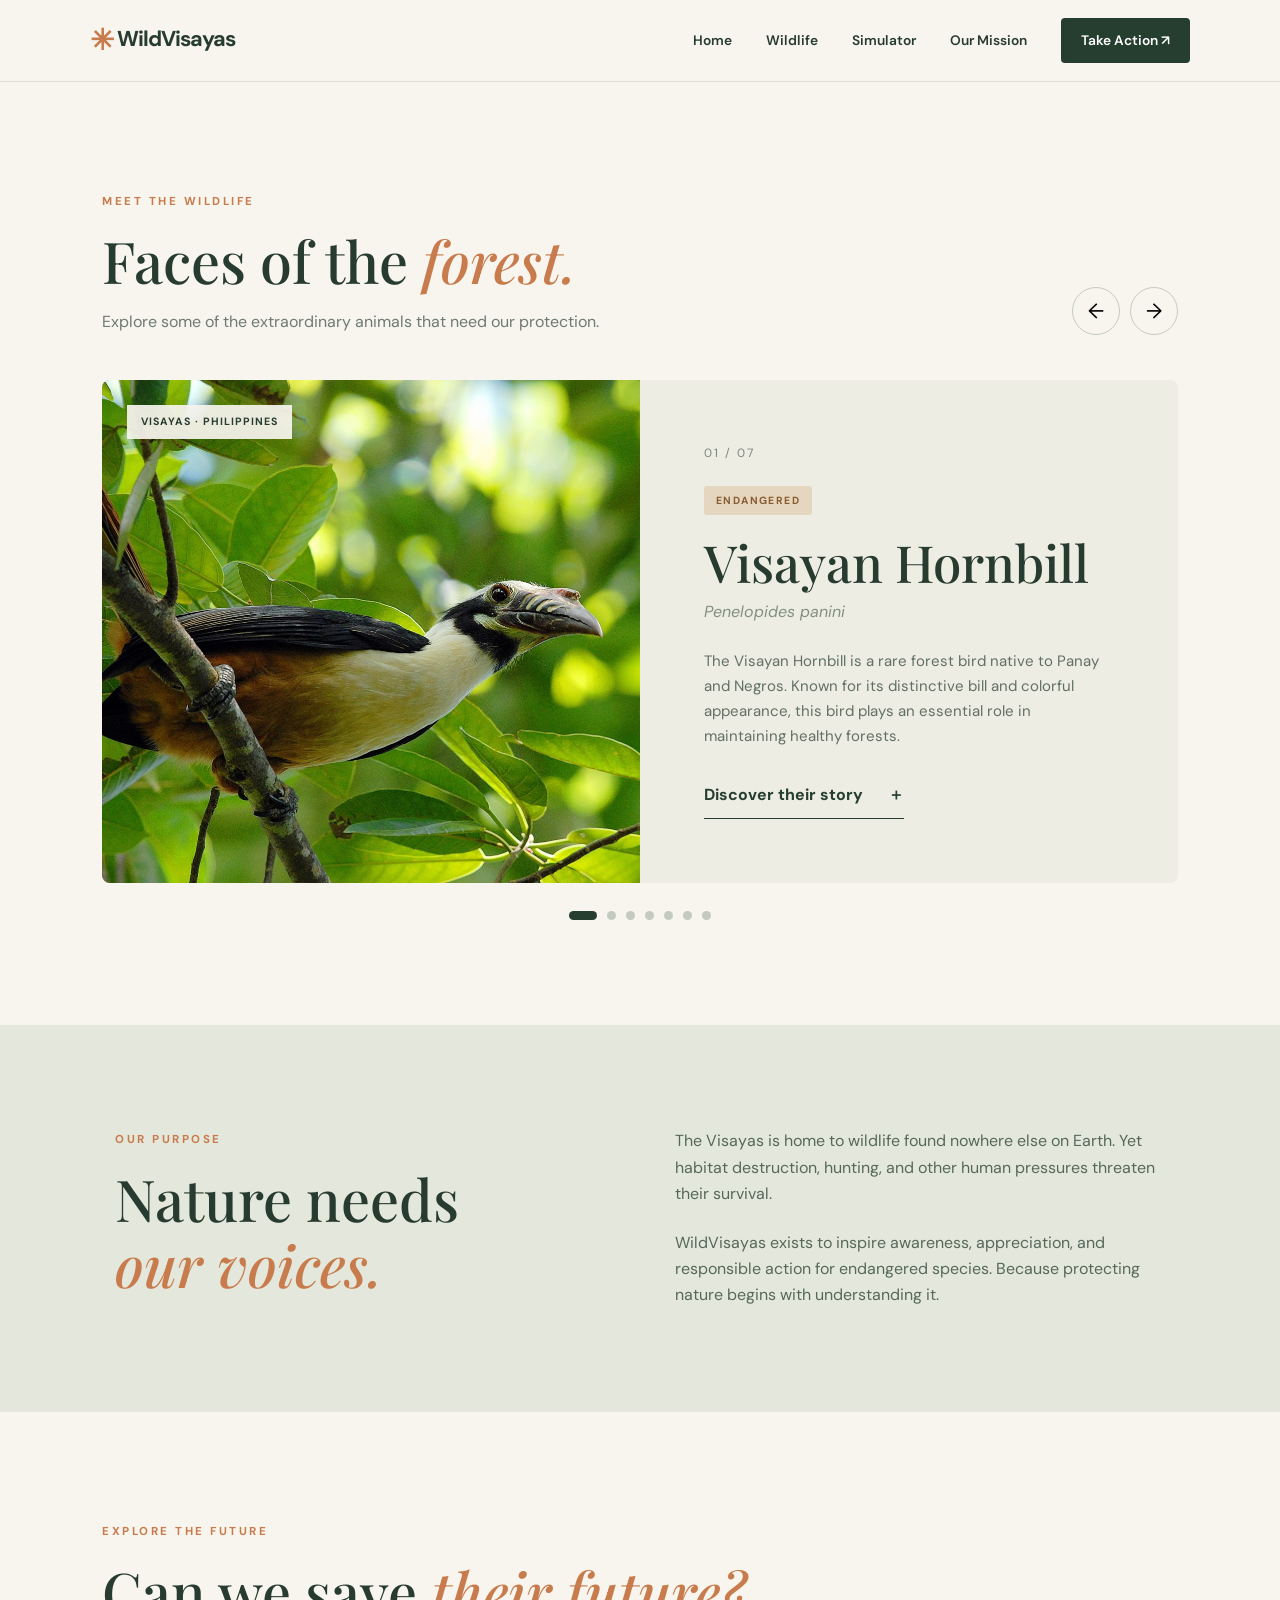
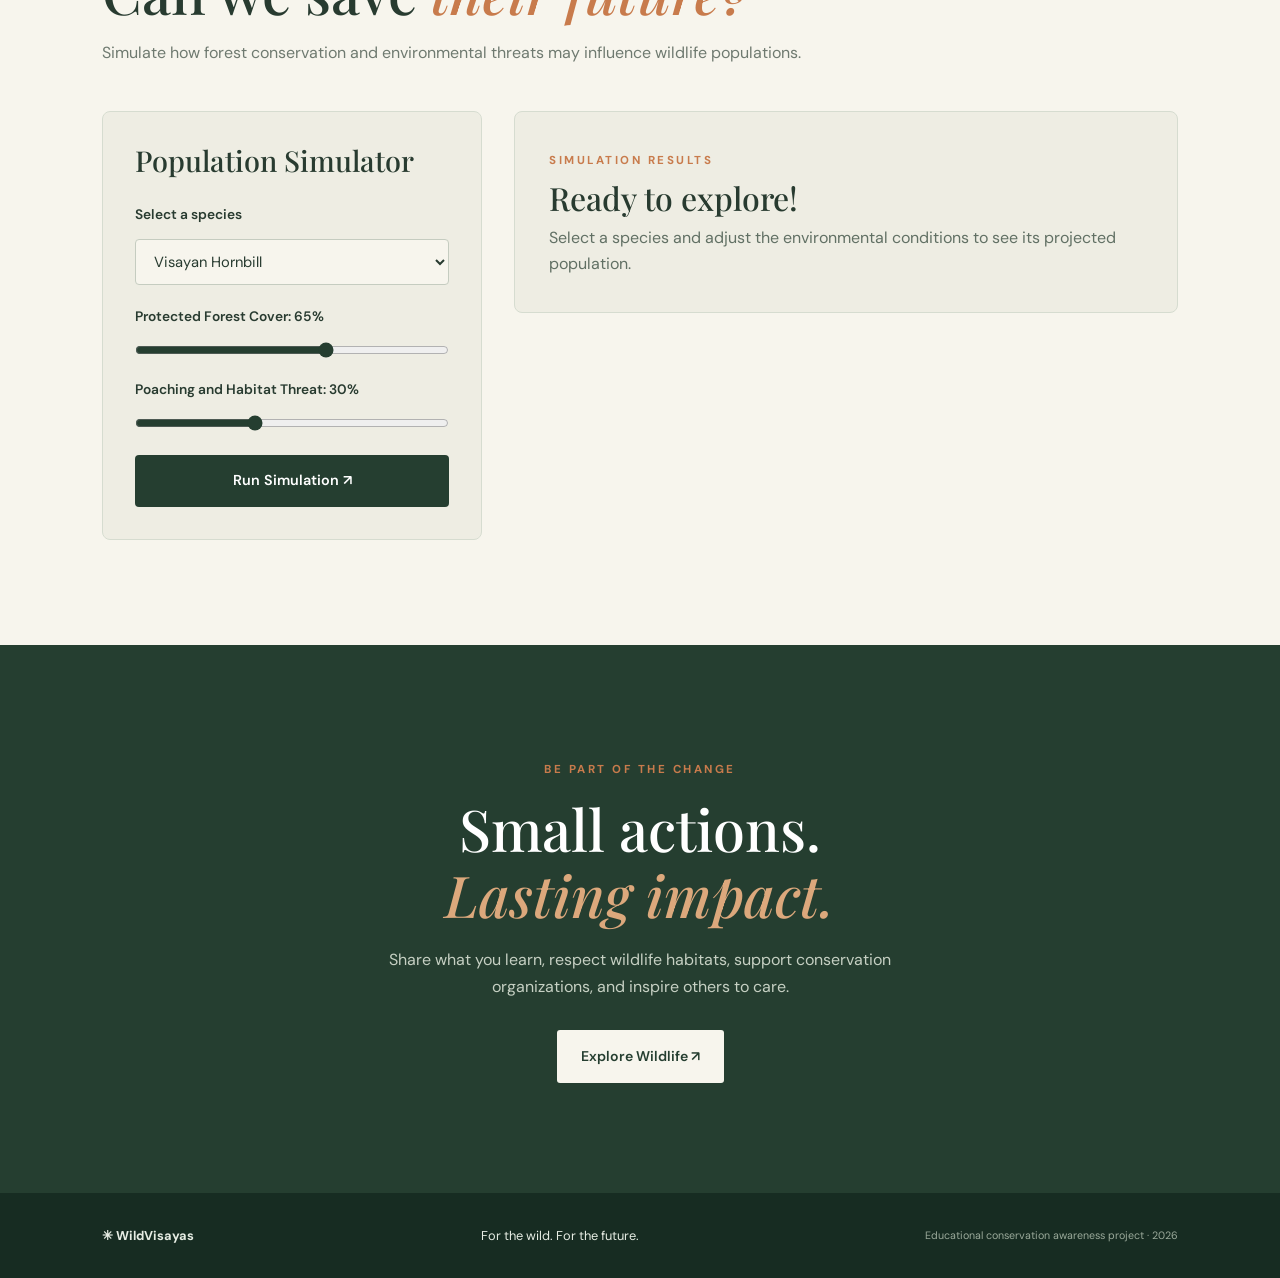
<file: wildlife.html>
<!DOCTYPE html>
<html lang="en">

<head>
  <meta charset="UTF-8">
  <meta name="viewport" content="width=device-width, initial-scale=1.0">

  <meta name="description" content="Explore endangered wildlife and conservation in the Visayas.">

  <title>WildVisayas | Explore Wildlife</title>

  <link rel="stylesheet" href="style.css">

  <script src="population_simulator.js" defer></script>
  <script src="script.js" defer></script>
</head>

<body>

  <header class="navbar">

    <a href="index.html" class="logo">
      <span class="logo-icon">✳</span> WildVisayas
    </a>

    <button class="menu-toggle" id="menuToggle"
      aria-label="Toggle navigation"
      aria-expanded="false">☰</button>

    <nav class="nav-links" id="navLinks">
      <a href="index.html">Home</a>
      <a href="#wildlife">Wildlife</a>
      <a href="#simulator">Simulator</a>
      <a href="#mission">Our Mission</a>
      <a href="#action" class="nav-cta">Take Action ↗</a>
    </nav>

  </header>

  <main>

    <!-- WILDLIFE CAROUSEL -->

    <section class="wildlife-section" id="wildlife">

      <div class="section-heading">

        <div>
          <span class="eyebrow">MEET THE WILDLIFE</span>
          <h2>Faces of the <em>forest.</em></h2>
          <p>
            Explore some of the extraordinary animals
            that need our protection.
          </p>
        </div>

        <div class="carousel-controls">
          <button id="prevBtn" aria-label="Previous animal">←</button>
          <button id="nextBtn" aria-label="Next animal">→</button>
        </div>

      </div>

      <div class="animal-card">

        <div class="animal-image-wrapper">

          <img id="animalImage"
            src="images/visayan-hornbill.jpeg"
            alt="Visayan Hornbill">

          <span class="image-tag">
            VISAYAS · PHILIPPINES
          </span>

        </div>

        <div class="animal-content">

          <span class="animal-number" id="animalNumber">
            01 / 05
          </span>

          <span class="status" id="animalStatus">
            ENDANGERED
          </span>

          <h3 id="animalName">Visayan Hornbill</h3>

          <p class="scientific-name" id="scientificName">
            Penelopides panini
          </p>

          <p class="animal-description" id="animalDescription"></p>

          <button class="learn-btn" id="learnMoreBtn"
            aria-expanded="false"
            aria-controls="animalDetails">

            Discover their story
            <span id="expandIcon">＋</span>

          </button>

          <div class="animal-details" id="animalDetails" hidden>

            <h4>Habitat</h4>
            <p id="animalHabitat"></p>

            <h4>Threats</h4>
            <p id="animalThreats"></p>

            <h4>Why they matter</h4>
            <p id="animalImportance"></p>

          </div>

        </div>

      </div>

      <div class="carousel-dots" id="carouselDots"
        aria-label="Choose featured animal"></div>

    </section>


    <!-- OUR MISSION -->

    <section class="mission-section" id="mission">

      <div class="mission-label">

        <span class="eyebrow">OUR PURPOSE</span>

        <h2>
          Nature needs<br>
          <em>our voices.</em>
        </h2>

      </div>

      <div class="mission-content">

        <p>
          The Visayas is home to wildlife found nowhere else
          on Earth. Yet habitat destruction, hunting, and
          other human pressures threaten their survival.
        </p>

        <p>
          WildVisayas exists to inspire awareness,
          appreciation, and responsible action for
          endangered species. Because protecting nature
          begins with understanding it.
        </p>

      </div>

    </section>


    <!-- POPULATION SIMULATOR -->

    <section class="simulator-section" id="simulator">

      <div class="section-heading">

        <div>
          <span class="eyebrow">EXPLORE THE FUTURE</span>

          <h2>
            Can we save <em>their future?</em>
          </h2>

          <p>
            Simulate how forest conservation and environmental
            threats may influence wildlife populations.
          </p>
        </div>

      </div>

      <div class="simulator-container">

        <div class="simulator-controls">

          <h3>Population Simulator</h3>

          <label for="speciesSelect">Select a species</label>

          <select id="speciesSelect">
            <option value="0">Visayan Hornbill</option>
            <option value="1">Visayan Spotted Deer</option>
            <option value="2">Visayan Warty Pig</option>
            <option value="3">Dulungan</option>
            <option value="4">Negros Bleeding-heart Dove</option>
            <option value="5">Panay Monitor Lizard</option>
            <option value="6">Philippine Tarsier</option>
          </select>

          <label for="forestInput">
            Protected Forest Cover:
            <span id="forestDisplay">65%</span>
          </label>

          <input type="range" id="forestInput"
            min="10" max="100" value="65">

          <label for="threatInput">
            Poaching and Habitat Threat:
            <span id="threatDisplay">30%</span>
          </label>

          <input type="range" id="threatInput"
            min="0" max="80" value="30">

          <button type="button" id="runSimulation">
            Run Simulation ↗
          </button>

        </div>

        <div class="simulator-results">

          <span class="eyebrow">SIMULATION RESULTS</span>

          <div id="simulationOutput">

            <h3>Ready to explore?</h3>

            <p>
              Select a species and adjust the environmental
              conditions to see its projected population.
            </p>

          </div>

        </div>

      </div>

    </section>


    <!-- TAKE ACTION -->

    <section class="action-section" id="action">

      <span class="eyebrow">BE PART OF THE CHANGE</span>

      <h2>
        Small actions.<br>
        <em>Lasting impact.</em>
      </h2>

      <p>
        Share what you learn, respect wildlife habitats,
        support conservation organizations, and inspire
        others to care.
      </p>

      <a href="#wildlife" class="light-btn">
        Explore Wildlife ↗
      </a>

    </section>

  </main>

  <footer>

    <strong>✳ WildVisayas</strong>

    <span>For the wild. For the future.</span>

    <small>
      Educational conservation awareness project · 2026
    </small>

  </footer>

</body>
</html>
</file>
<file: style.css>
@import url('https://fonts.googleapis.com/css2?family=DM+Sans:wght@400;500;600;700&family=Playfair+Display:ital,wght@0,500;0,600;0,700;1,500;1,600&display=swap');

:root {
  --forest: #253e30;
  --deep: #172c22;
  --sage: #a7b59b;
  --cream: #f7f5ed;
  --paper: #eeede3;
  --orange: #c87b4c;
  --text: #283b30;
}

* {
  margin: 0;
  padding: 0;
  box-sizing: border-box;
}

html {
  scroll-behavior: smooth;
  scroll-padding-top: 85px;
}

body {
  background: var(--cream);
  color: var(--text);
  font-family: 'DM Sans', sans-serif;
  line-height: 1.65;
}

button, a {
  -webkit-tap-highlight-color: transparent;
}

a { text-decoration: none; color: inherit; }
button { font: inherit; cursor: pointer; }

.navbar {
  height: 82px;
  padding: 0 7%;
  display: flex;
  align-items: center;
  justify-content: space-between;
  background: var(--cream);
  position: sticky;
  top: 0;
  z-index: 100;
  border-bottom: 1px solid #dcded4;
}

.logo {
  font-size: 1.35rem;
  font-weight: 700;
  letter-spacing: -1px;
}

.logo-icon {
  color: var(--orange);
  font-size: 1.8rem;
  vertical-align: middle;
}

.nav-links {
  display: flex;
  align-items: center;
  gap: 34px;
  font-size: .86rem;
  font-weight: 600;
}

.nav-links a:hover { color: var(--orange); }

.nav-cta {
  background: var(--forest);
  color: white !important;
  padding: 11px 20px;
  border-radius: 4px;
}

.menu-toggle {
  display: none;
  background: none;
  border: 0;
  font-size: 1.5rem;
}

.hero {
  min-height: 650px;
  display: grid;
  grid-template-columns: 1.1fr 0.9fr;
  overflow: hidden;
}

.hero-content {
  padding: 95px 7% 85px 13%;
  display: flex;
  flex-direction: column;
  align-items: flex-start;
  justify-content: center;
}

.eyebrow {
  color: var(--orange);
  font-size: .72rem;
  letter-spacing: 2.5px;
  font-weight: 700;
  text-transform: uppercase;
}

h1, h2, h3 {
  font-family: 'Playfair Display', Georgia, serif;
  font-weight: 500;
  line-height: 1.14;
}

h1 {
  font-size: clamp(2.7rem, 4.2vw, 5rem);
  letter-spacing: -2px;
  margin: 24px 0;
}

h1 em, h2 em {
  color: var(--orange);
  font-weight: 500;
}

.hero-content > p {
  max-width: 450px;
  color: #657267;
  font-size: .97rem;
  margin-bottom: 32px;
}

.primary-btn, .light-btn {
  display: inline-flex;
  align-items: center;
  gap: 35px;
  background: var(--forest);
  color: white;
  padding: 15px 24px;
  border-radius: 3px;
  font-size: .88rem;
  font-weight: 600;
  transition: .25s;
}

.primary-btn:hover {
  background: var(--orange);
  transform: translateY(-2px);
}

.hero-footnote {
  margin-top: 55px;
  font-size: .74rem;
  color: #778579;
}

.pulse-dot {
  display: inline-block;
  height: 8px;
  width: 8px;
  border-radius: 50%;
  background: #789d65;
  margin-right: 8px;
}

.hero-art {
  position: relative;
  min-height: 560px;
  background: var(--forest);
}

.hero-image {
  height: 100%;
  width: 100%;
  background:
    linear-gradient(0deg, rgba(10,30,17,.55), transparent 55%),
    url('images/visayan-hornbill.jpeg') center/cover;
}

.hero-image-label {
  position: absolute;
  bottom: 40px;
  left: 35px;
  color: white;
  display: flex;
  flex-direction: column;
}

.hero-image-label span {
  font-size: .65rem;
  letter-spacing: 2px;
  margin-bottom: 8px;
}

.hero-image-label strong {
  font-family: 'Playfair Display', serif;
  font-size: 2rem;
  font-weight: 500;
}

.hero-image-label small { opacity: .8; font-style: italic; }

.wildlife-section {
  padding: 105px 8%;
  max-width: 1500px;
  margin: auto;
}

.section-heading {
  display: flex;
  align-items: end;
  justify-content: space-between;
  gap: 20px;
  margin-bottom: 45px;
}

.section-heading h2,
.mission-section h2,
.action-section h2 {
  font-size: clamp(2.5rem, 4.5vw, 4.6rem);
  margin: 15px 0;
}

.section-heading p { color: #6f7a70; }

.carousel-controls {
  display: flex;
  gap: 10px;
}

.carousel-controls button {
  width: 48px;
  height: 48px;
  border: 1px solid #c5ccc0;
  background: transparent;
  border-radius: 50%;
  font-size: 1.3rem;
  transition: .2s;
}

.carousel-controls button:hover {
  background: var(--forest);
  color: white;
}

.animal-card {
  display: grid;
  grid-template-columns: 1fr 1fr;
  min-height: 500px;
  background: var(--paper);
  border-radius: 8px;
  overflow: hidden;
}

.animal-image-wrapper {
  position: relative;
  min-height: 440px;
  background: var(--sage);
}

.animal-image-wrapper img {
  width: 100%;
  height: 100%;
  position: absolute;
  object-fit: cover;
}

.image-tag {
  position: absolute;
  top: 25px;
  left: 25px;
  background: rgba(247,245,237,.93);
  padding: 8px 14px;
  font-size: .66rem;
  font-weight: 700;
  letter-spacing: 1px;
}

.animal-content {
  padding: clamp(28px, 5vw, 70px);
  display: flex;
  flex-direction: column;
  align-items: flex-start;
}

.animal-number {
  font-size: .75rem;
  color: #7a887d;
  letter-spacing: 2px;
  margin-bottom: 22px;
}

.status {
  background: #e5d7bf;
  color: #8a5b31;
  font-size: .65rem;
  font-weight: 700;
  letter-spacing: 1.4px;
  padding: 6px 12px;
  border-radius: 3px;
}

.animal-content h3 {
  font-size: clamp(2.3rem, 4vw, 4rem);
  margin-top: 18px;
}

.scientific-name {
  font-style: italic;
  color: #829082;
  margin: 7px 0 24px;
}

.animal-description {
  color: #617064;
  font-size: .94rem;
  margin-bottom: 25px;
}

.learn-btn {
  background: none;
  border: 0;
  border-bottom: 1px solid var(--forest);
  color: var(--forest);
  font-weight: 700;
  padding: 9px 0;
  display: flex;
  gap: 25px;
  align-items: center;
}

.animal-details {
  width: 100%;
  margin-top: 24px;
  border-top: 1px solid #cbd1c5;
  padding-top: 18px;
}

.animal-details[hidden] { display: none; }

.animal-details h4 {
  font-size: .9rem;
  margin: 12px 0 4px;
}

.animal-details p {
  font-size: .86rem;
  color: #657267;
}

.carousel-dots {
  display: flex;
  justify-content: center;
  gap: 10px;
  margin-top: 28px;
}

.carousel-dots button {
  width: 9px;
  height: 9px;
  border: 0;
  border-radius: 50%;
  background: #c4cabe;
  padding: 0;
}

.carousel-dots button.active {
  background: var(--forest);
  width: 28px;
  border-radius: 20px;
}

.mission-section {
  background: #e4e8dc;
  padding: 100px 9%;
  display: grid;
  grid-template-columns: 1fr 1fr;
  gap: 70px;
}

.mission-content {
  align-self: center;
  color: #566859;
}

.mission-content p + p { margin-top: 22px; }

/* SIMULATOR SECTION */

.simulator-section {
  padding: 105px 8%;
  max-width: 1500px;
  margin: auto;
}

.simulator-container {
  display: grid;
  grid-template-columns: 380px 1fr;
  gap: 32px;
  align-items: start;
}

.simulator-controls {
  background: var(--paper);
  border: 1px solid #d6dcd0;
  border-radius: 8px;
  padding: 32px;
  display: flex;
  flex-direction: column;
  gap: 14px;
  position: sticky;
  top: 102px;
}

.simulator-controls h3 {
  font-size: 1.8rem;
  margin-bottom: 6px;
}

.simulator-controls label {
  font-size: .86rem;
  font-weight: 600;
  color: var(--text);
  margin-top: 6px;
}

.simulator-controls select {
  width: 100%;
  padding: 11px 14px;
  border-radius: 4px;
  border: 1px solid #c5ccc0;
  background: var(--cream);
  color: var(--text);
  font: inherit;
  font-size: .92rem;
}

.simulator-controls input[type="range"] {
  width: 100%;
  accent-color: var(--forest);
  cursor: pointer;
}

#runSimulation {
  margin-top: 10px;
  background: var(--forest);
  color: #ffffff;
  border: 0;
  padding: 14px 20px;
  border-radius: 4px;
  font-size: .9rem;
  font-weight: 600;
  transition: .25s;
}

#runSimulation:hover:not(:disabled) {
  background: var(--orange);
  transform: translateY(-1px);
}

#runSimulation:disabled {
  opacity: .55;
  cursor: not-allowed;
}

.simulator-results {
  background: var(--paper);
  border: 1px solid #d6dcd0;
  border-radius: 8px;
  padding: 34px;
}

#simulationOutput h3 {
  font-size: 2rem;
  margin-top: 8px;
}

#simulationOutput > p {
  color: #617064;
  margin-top: 8px;
}

.sim-header {
  display: flex;
  justify-content: space-between;
  align-items: flex-start;
  gap: 16px;
  margin-top: 10px;
  margin-bottom: 22px;
  padding-bottom: 18px;
  border-bottom: 1px solid #d6dcd0;
}

.sim-header h3 {
  font-size: 2.1rem;
  margin-top: 0;
}

.sim-sci {
  font-size: .88rem;
  color: #657267;
  margin-top: 4px;
}

.sim-projected-badge {
  background: var(--cream);
  border: 1px solid #c9d1c3;
  border-radius: 6px;
  padding: 10px 16px;
  text-align: right;
  flex-shrink: 0;
}

.sim-projected-badge span {
  display: block;
  font-size: .68rem;
  font-weight: 700;
  text-transform: uppercase;
  letter-spacing: 1.2px;
  color: var(--orange);
}

.sim-projected-badge strong {
  font-family: 'Playfair Display', serif;
  font-size: 1.75rem;
  font-weight: 600;
  color: var(--forest);
  line-height: 1.2;
}

.sim-summary-grid {
  display: grid;
  grid-template-columns: repeat(3, 1fr);
  gap: 14px;
  margin-bottom: 24px;
}

.sim-stat-card {
  background: var(--cream);
  border: 1px solid #dce1d6;
  border-radius: 6px;
  padding: 14px 16px;
}

.sim-stat-card small {
  display: block;
  font-size: .72rem;
  font-weight: 600;
  text-transform: uppercase;
  letter-spacing: .8px;
  color: #6b786d;
  margin-bottom: 4px;
}

.sim-stat-card strong {
  font-size: .98rem;
  color: var(--text);
}

.sim-stat-card.trend-positive {
  background: #e9f2ea;
  border-color: #b7d2bb;
}

.sim-stat-card.trend-positive strong {
  color: var(--forest);
}

.sim-stat-card.trend-negative {
  background: #f7eae4;
  border-color: #e4bdb0;
}

.sim-stat-card.trend-negative strong {
  color: #9e4722;
}

.sim-charts-grid {
  display: grid;
  grid-template-columns: repeat(2, 1fr);
  gap: 20px;
  margin-bottom: 28px;
}

.sim-chart-card {
  background: var(--cream);
  border: 1px solid #dce1d6;
  border-radius: 8px;
  padding: 20px;
  text-align: center;
}

.sim-chart-card h4 {
  font-family: 'Playfair Display', serif;
  font-size: 1.15rem;
  font-weight: 500;
  color: var(--text);
  margin-bottom: 14px;
}

.pie-box {
  max-width: 220px;
  margin: 0 auto;
}

#simulationOutput > h4 {
  font-family: 'Playfair Display', serif;
  font-size: 1.25rem;
  font-weight: 500;
  margin-bottom: 12px;
}

.projection-table-wrapper {
  max-height: 250px;
  overflow-y: auto;
  border: 1px solid #d6dcd0;
  border-radius: 6px;
  background: var(--cream);
  margin-bottom: 16px;
}

.projection-table {
  width: 100%;
  border-collapse: collapse;
  font-size: .9rem;
}

.projection-table th,
.projection-table td {
  padding: 10px 16px;
  text-align: left;
  border-bottom: 1px solid #e5e8df;
}

.projection-table thead th {
  position: sticky;
  top: 0;
  background: var(--forest);
  color: #ffffff;
  font-weight: 600;
  font-size: .82rem;
  letter-spacing: .5px;
}

.projection-table tbody tr:last-child td {
  border-bottom: 0;
}

.simulation-note {
  font-size: .8rem;
  color: #6e7b70;
  line-height: 1.5;
}

.action-section {
  background: var(--forest);
  color: white;
  text-align: center;
  padding: 110px 20px;
}

.action-section h2 em { color: #dca87c; }

.action-section > p {
  max-width: 530px;
  margin: 20px auto 30px;
  color: #c6d0c3;
}

.light-btn {
  background: var(--cream);
  color: var(--forest);
}

.light-btn:hover { background: #e1c4a6; }

footer {
  background: var(--deep);
  color: #e7ede4;
  padding: 32px 8%;
  display: flex;
  align-items: center;
  justify-content: space-between;
  gap: 15px;
  font-size: .8rem;
}

footer small { color: #9baa9b; }

@media (max-width: 1024px) {
  .simulator-container {
    grid-template-columns: 1fr;
  }

  .simulator-controls {
    position: static;
  }
}

@media (max-width: 850px) {
  .navbar { padding: 0 5%; height: 70px; }
  .menu-toggle { display: block; }

  .nav-links {
    display: none;
    position: absolute;
    top: 70px;
    left: 0;
    right: 0;
    background: var(--cream);
    padding: 25px 6%;
    flex-direction: column;
    align-items: stretch;
    gap: 18px;
    box-shadow: 0 15px 25px #00000010;
  }

  .nav-links.open { display: flex; }

  .hero { grid-template-columns: 1fr; }
  .hero-content { padding: 75px 7%; }
  .hero-art { min-height: 440px; }
  .hero-image { min-height: 440px; }

  .wildlife-section,
  .simulator-section { padding: 75px 5%; }
  .animal-card { grid-template-columns: 1fr; }
  .animal-image-wrapper { min-height: 400px; }
  .animal-content { padding: 35px; }

  .mission-section {
    grid-template-columns: 1fr;
    gap: 20px;
    padding: 75px 7%;
  }

  .sim-summary-grid,
  .sim-charts-grid {
    grid-template-columns: 1fr;
  }

  footer {
    flex-direction: column;
    text-align: center;
  }
}

@media (max-width: 480px) {
  h1 { font-size: 2.6rem; }
  .hero-content { padding: 65px 6%; }
  .hero-art, .hero-image { min-height: 340px; }
  .section-heading { align-items: flex-end; }
  .carousel-controls button { width: 40px; height: 40px; }
  .animal-image-wrapper { min-height: 300px; }
  .animal-content { padding: 28px; }
  .simulator-controls,
  .simulator-results { padding: 22px; }
  .sim-header { flex-direction: column; align-items: stretch; }
  .sim-projected-badge { text-align: left; }
  .hero-footnote { margin-top: 35px; }
}

@media (prefers-reduced-motion: reduce) {
  html { scroll-behavior: auto; }
  *, *::before, *::after { transition: none !important; }
}
</file>
